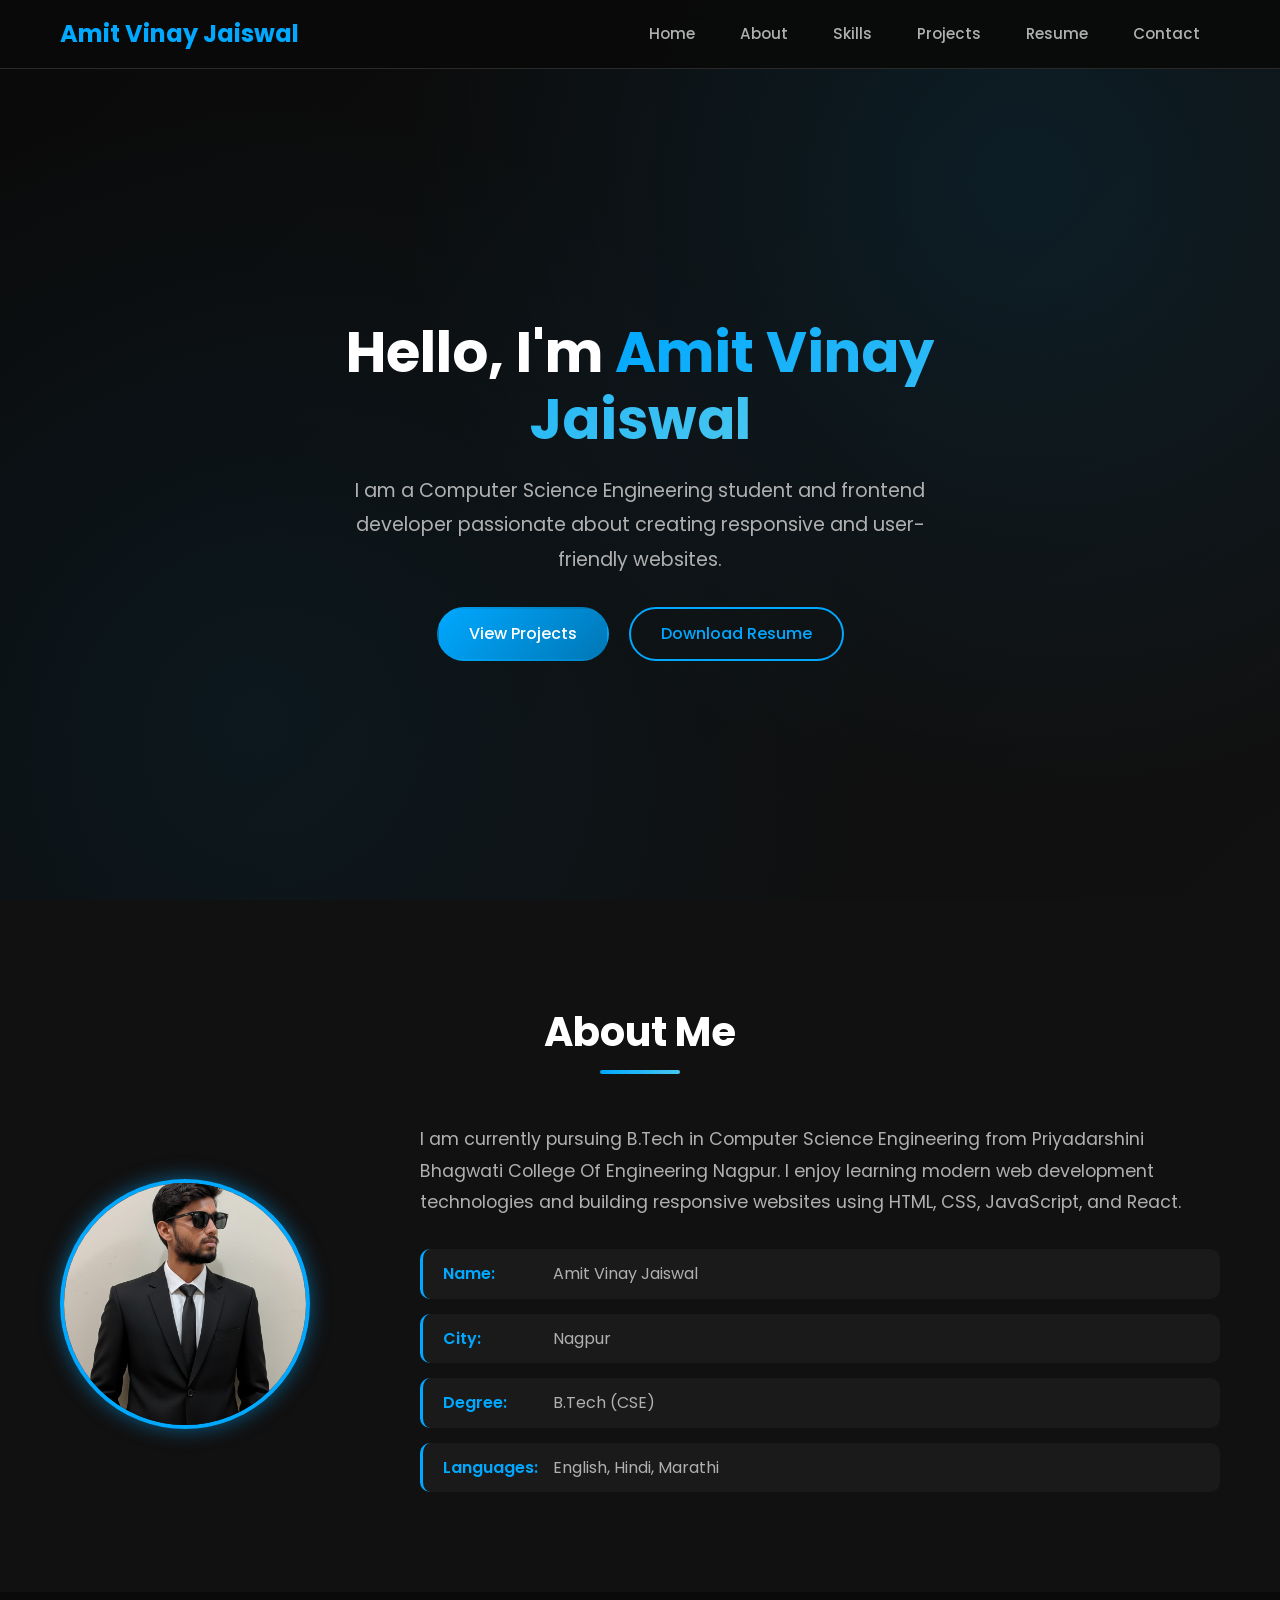
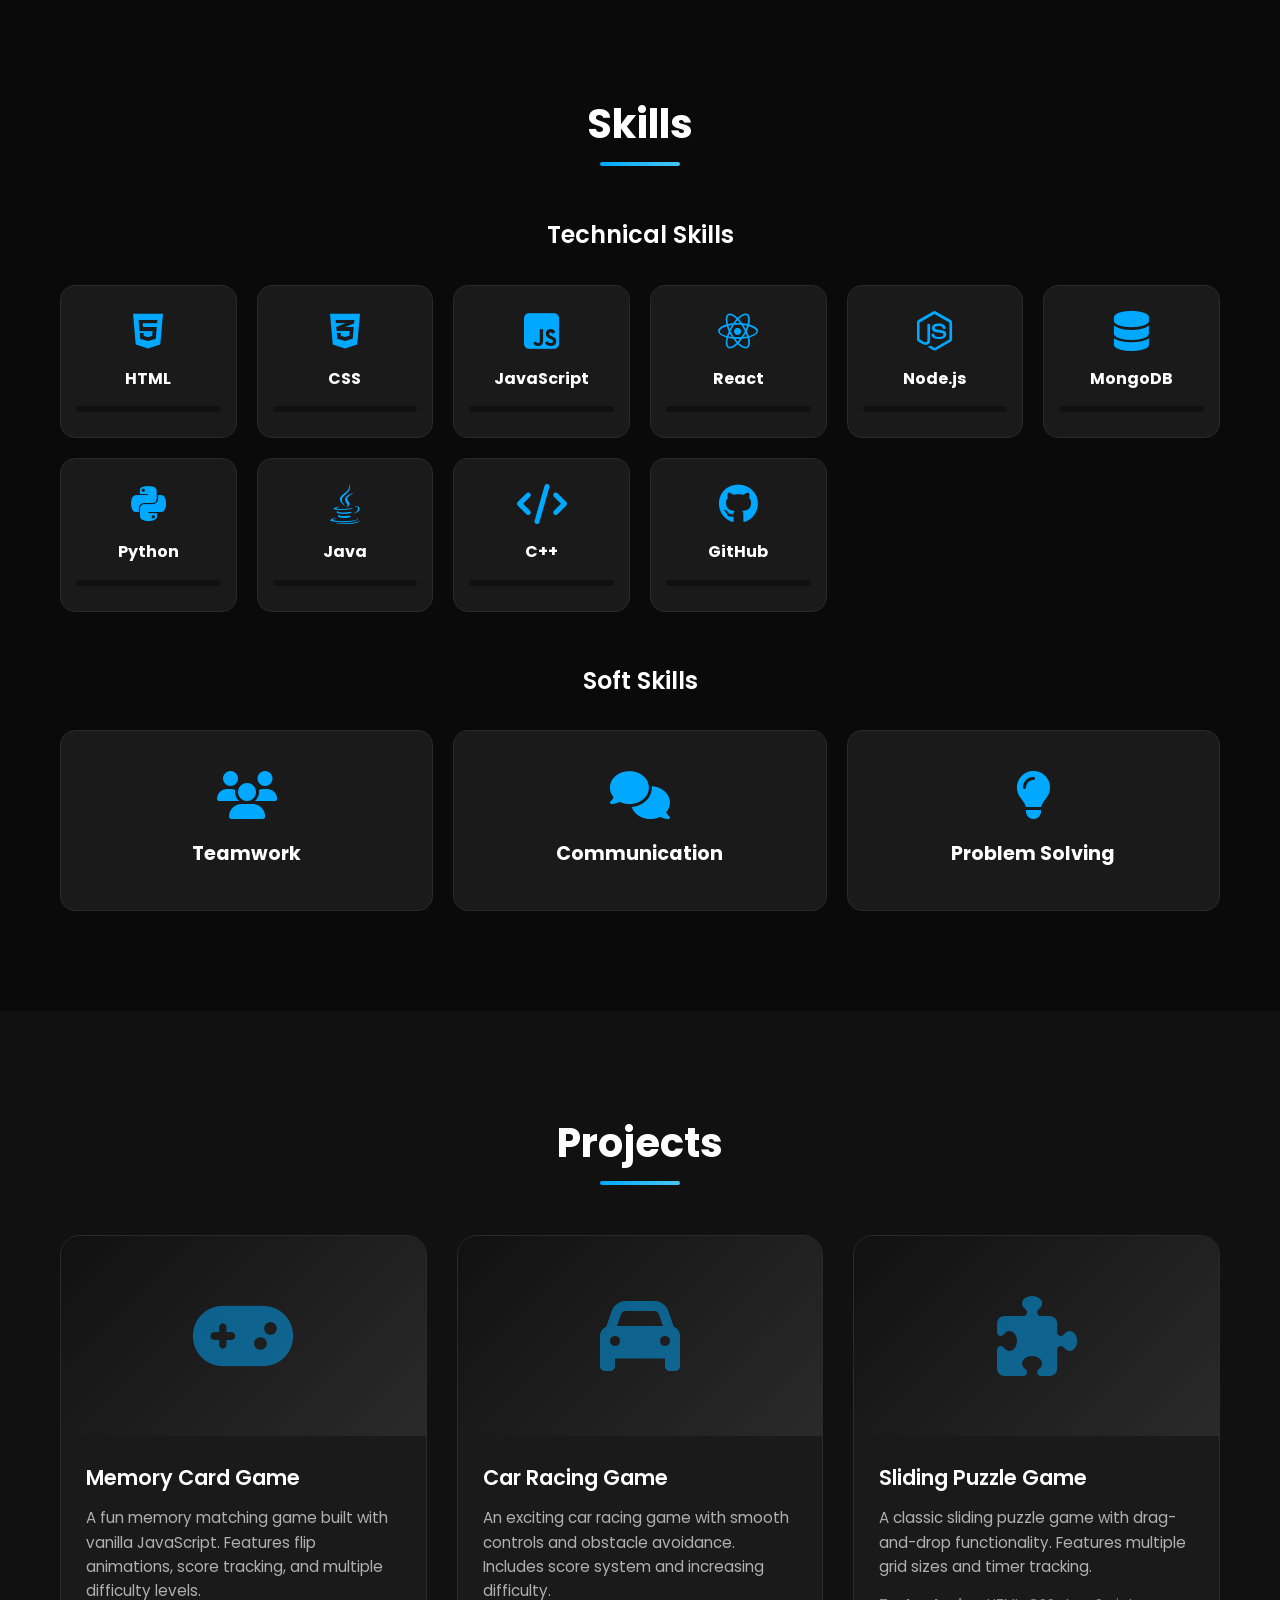
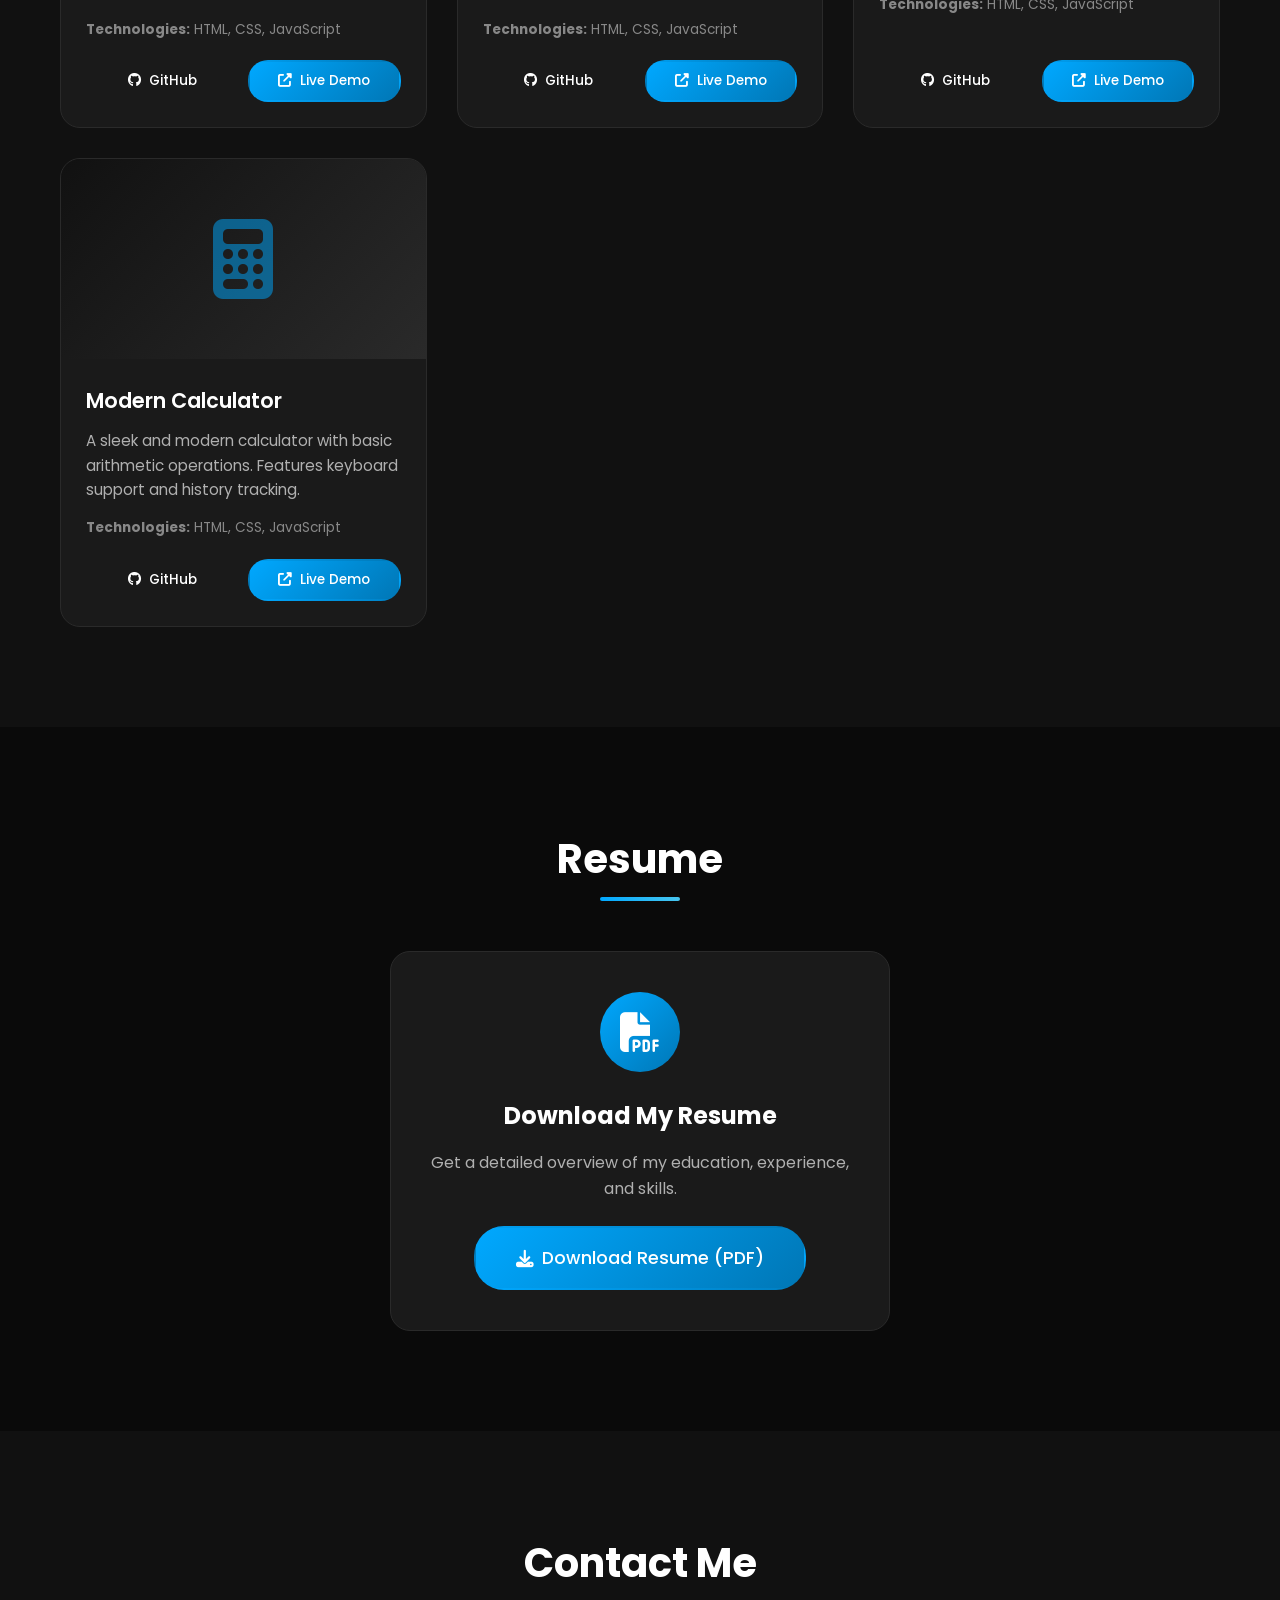
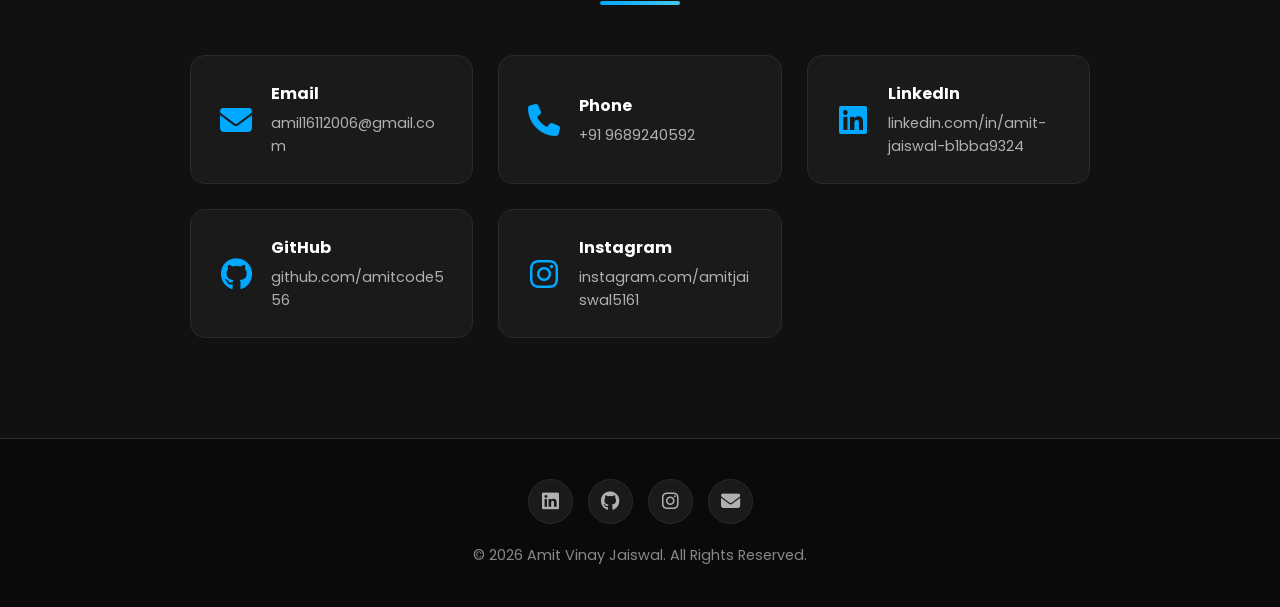
<file: index.html>
<!DOCTYPE html>
<html lang="en">
<head>
  <meta charset="UTF-8">
  <meta name="viewport" content="width=device-width, initial-scale=1.0">
  <title>Amit Vinay Jaiswal | Portfolio</title>
  <link rel="icon" href="favicon.ico">
  <link href="https://fonts.googleapis.com/css2?family=Poppins:wght@300;400;500;600;700&display=swap" rel="stylesheet">
 <link rel="stylesheet" href="style.css">
  <link rel="stylesheet" href="https://cdnjs.cloudflare.com/ajax/libs/font-awesome/6.4.0/css/all.min.css">
</head>
<body>
  <!-- Header Section -->
  <header class="header" id="home">
    <nav class="navbar">
      <div class="nav-container">
        <a href="#home" class="logo">Amit Vinay Jaiswal</a>
        <button class="nav-toggle" id="navToggle" aria-label="Toggle navigation">
          <span class="hamburger"></span>
        </button>
        <ul class="nav-menu" id="navMenu">
          <li><a href="#home" class="nav-link">Home</a></li>
          <li><a href="#about" class="nav-link">About</a></li>
          <li><a href="#skills" class="nav-link">Skills</a></li>
          <li><a href="#projects" class="nav-link">Projects</a></li>
          <li><a href="#resume" class="nav-link">Resume</a></li>
          <li><a href="#contact" class="nav-link">Contact</a></li>
        </ul>
      </div>
    </nav>
  </header>

  <!-- Hero Section -->
  <section class="hero" id="hero">
    <div class="hero-content">
      <h1 class="hero-title">Hello, I'm <span class="highlight">Amit Vinay Jaiswal</span></h1>
      <p class="hero-description">
        I am a Computer Science Engineering student and frontend developer passionate about
        creating responsive and user-friendly websites.
      </p>
      <div class="hero-buttons">
        <a href="#projects" class="btn btn-primary">View Projects</a>
        <a href="#resume" class="btn btn-secondary">Download Resume</a>
      </div>
    </div>
  </section>

  <!-- About Section -->
  <section class="about section" id="about">
    <div class="container">
      <h2 class="section-title">About Me</h2>
      <div class="about-content">
        <div class="about-image">
          <img src="yourphoto.jpg.jpeg" alt="Amit Vinay Jaisw
          al" class="profile-img">
        </div>
        <div class="about-info">
          <p class="about-bio">
            I am currently pursuing B.Tech in Computer Science Engineering from
            Priyadarshini Bhagwati College Of Engineering Nagpur. I enjoy learning
            modern web development technologies and building responsive websites using
            HTML, CSS, JavaScript, and React.
          </p>
          <div class="personal-details">
            <div class="detail-item">
              <span class="detail-label">Name:</span>
              <span class="detail-value">Amit Vinay Jaiswal</span>
            </div>
            <div class="detail-item">
              <span class="detail-label">City:</span>
              <span class="detail-value">Nagpur</span>
            </div>
            <div class="detail-item">
              <span class="detail-label">Degree:</span>
              <span class="detail-value">B.Tech (CSE)</span>
            </div>
            <div class="detail-item">
              <span class="detail-label">Languages:</span>
              <span class="detail-value">English, Hindi, Marathi</span>
            </div>
          </div>
        </div>
      </div>
    </div>
  </section>

  <!-- Skills Section -->
  <section class="skills section" id="skills">
    <div class="container">
      <h2 class="section-title">Skills</h2>
      <div class="skills-container">
        <!-- Technical Skills -->
        <div class="skills-category">
          <h3 class="category-title">Technical Skills</h3>
          <div class="skills-grid">
            <div class="skill-card">
              <i class="fab fa-html5"></i>
              <h4>HTML</h4>
              <div class="skill-bar"><div class="skill-progress" data-progress="90"></div></div>
            </div>
            <div class="skill-card">
              <i class="fab fa-css3-alt"></i>
              <h4>CSS</h4>
              <div class="skill-bar"><div class="skill-progress" data-progress="85"></div></div>
            </div>
            <div class="skill-card">
              <i class="fab fa-js-square"></i>
              <h4>JavaScript</h4>
              <div class="skill-bar"><div class="skill-progress" data-progress="75"></div></div>
            </div>
            <div class="skill-card">
              <i class="fab fa-react"></i>
              <h4>React</h4>
              <div class="skill-bar"><div class="skill-progress" data-progress="70"></div></div>
            </div>
            <div class="skill-card">
              <i class="fab fa-node-js"></i>
              <h4>Node.js</h4>
              <div class="skill-bar"><div class="skill-progress" data-progress="65"></div></div>
            </div>
            <div class="skill-card">
              <i class="fas fa-database"></i>
              <h4>MongoDB</h4>
              <div class="skill-bar"><div class="skill-progress" data-progress="60"></div></div>
            </div>
            <div class="skill-card">
              <i class="fab fa-python"></i>
              <h4>Python</h4>
              <div class="skill-bar"><div class="skill-progress" data-progress="70"></div></div>
            </div>
            <div class="skill-card">
              <i class="fab fa-java"></i>
              <h4>Java</h4>
              <div class="skill-bar"><div class="skill-progress" data-progress="65"></div></div>
            </div>
            <div class="skill-card">
              <i class="fas fa-code"></i>
              <h4>C++</h4>
              <div class="skill-bar"><div class="skill-progress" data-progress="70"></div></div>
            </div>
            <div class="skill-card">
              <i class="fab fa-github"></i>
              <h4>GitHub</h4>
              <div class="skill-bar"><div class="skill-progress" data-progress="80"></div></div>
            </div>
          </div>
        </div>
        <!-- Soft Skills -->
        <div class="skills-category">
          <h3 class="category-title">Soft Skills</h3>
          <div class="soft-skills-grid">
            <div class="soft-skill-card">
              <i class="fas fa-users"></i>
              <h4>Teamwork</h4>
            </div>
            <div class="soft-skill-card">
              <i class="fas fa-comments"></i>
              <h4>Communication</h4>
            </div>
            <div class="soft-skill-card">
              <i class="fas fa-lightbulb"></i>
              <h4>Problem Solving</h4>
            </div>
          </div>
        </div>
      </div>
    </div>
  </section>

  <!-- Projects Section -->
  <section class="projects section" id="projects">
    <div class="container">
      <h2 class="section-title">Projects</h2>
      <div class="projects-grid">
        <!-- Project 1 -->
        <div class="project-card">
          <div class="project-image">
            <i class="fas fa-gamepad"></i>
          </div>
          <div class="project-info">
            <h3 class="project-title">Memory Card Game</h3>
            <p class="project-description">
              A fun memory matching game built with vanilla JavaScript.
              Features flip animations, score tracking, and multiple difficulty levels.
            </p>
            <p class="project-tech"><strong>Technologies:</strong> HTML, CSS, JavaScript</p>
            <div class="project-buttons">
              <a href="https://github.com/amitjaiswal/memory-game" target="_blank" rel="noopener noreferrer" class="btn btn-small"><i class="fab fa-github"></i> GitHub</a>
              <a href="#" target="_blank" rel="noopener noreferrer" class="btn btn-small btn-primary"><i class="fas fa-external-link-alt"></i> Live Demo</a>
            </div>
          </div>
        </div>

        <!-- Project 2 -->
        <div class="project-card">
          <div class="project-image">
            <i class="fas fa-car"></i>
          </div>
          <div class="project-info">
            <h3 class="project-title">Car Racing Game</h3>
            <p class="project-description">
              An exciting car racing game with smooth controls and obstacle avoidance.
              Includes score system and increasing difficulty.
            </p>
            <p class="project-tech"><strong>Technologies:</strong> HTML, CSS, JavaScript</p>
            <div class="project-buttons">
              <a href="https://github.com/amitjaiswal/car-racing" target="_blank" rel="noopener noreferrer" class="btn btn-small"><i class="fab fa-github"></i> GitHub</a>
              <a href="#" target="_blank" rel="noopener noreferrer" class="btn btn-small btn-primary"><i class="fas fa-external-link-alt"></i> Live Demo</a>
            </div>
          </div>
        </div>

        <!-- Project 3 -->
        <div class="project-card">
          <div class="project-image">
            <i class="fas fa-puzzle-piece"></i>
          </div>
          <div class="project-info">
            <h3 class="project-title">Sliding Puzzle Game</h3>
            <p class="project-description">
              A classic sliding puzzle game with drag-and-drop functionality.
              Features multiple grid sizes and timer tracking.
            </p>
            <p class="project-tech"><strong>Technologies:</strong> HTML, CSS, JavaScript</p>
            <div class="project-buttons">
              <a href="https://github.com/amitjaiswal/sliding-puzzle" target="_blank" rel="noopener noreferrer" class="btn btn-small"><i class="fab fa-github"></i> GitHub</a>
              <a href="#" target="_blank" rel="noopener noreferrer" class="btn btn-small btn-primary"><i class="fas fa-external-link-alt"></i> Live Demo</a>
            </div>
          </div>
        </div>

        <!-- Project 4 -->
        <div class="project-card">
          <div class="project-image">
            <i class="fas fa-calculator"></i>
          </div>
          <div class="project-info">
            <h3 class="project-title">Modern Calculator</h3>
            <p class="project-description">
              A sleek and modern calculator with basic arithmetic operations.
              Features keyboard support and history tracking.
            </p>
            <p class="project-tech"><strong>Technologies:</strong> HTML, CSS, JavaScript</p>
            <div class="project-buttons">
              <a href="https://github.com/amitjaiswal/calculator" target="_blank" rel="noopener noreferrer" class="btn btn-small"><i class="fab fa-github"></i> GitHub</a>
              <a href="#" target="_blank" rel="noopener noreferrer" class="btn btn-small btn-primary"><i class="fas fa-external-link-alt"></i> Live Demo</a>
            </div>
          </div>
        </div>
      </div>
    </div>
  </section>

  <!-- Resume Section -->
  <section class="resume section" id="resume">
    <div class="container">
      <h2 class="section-title">Resume</h2>
      <div class="resume-content">
        <div class="resume-icon">
          <i class="fas fa-file-pdf"></i>
        </div>
        <h3>Download My Resume</h3>
        <p>Get a detailed overview of my education, experience, and skills.</p>
        <a href="resume.pdf" class="btn btn-primary btn-large" download>
          <i class="fas fa-download"></i> Download Resume (PDF)
        </a>
      </div>
    </div>
  </section>

  <!-- Contact Section -->
  <section class="contact section" id="contact">
    <div class="container">
      <h2 class="section-title">Contact Me</h2>
      <div class="contact-content">
        <div class="contact-info">
          <div class="contact-item">
            <i class="fas fa-envelope"></i>
            <div>
              <h4>Email</h4>
              <a href="mailto:amil16112006@gmail.com" target="_blank" rel="noopener noreferrer">amil16112006@gmail.com</a>
            </div>
          </div>
          <div class="contact-item">
            <i class="fas fa-phone"></i>
            <div>
              <h4>Phone</h4>
              <a href="tel:+919689240592">+91 9689240592</a>
            </div>
          </div>
          <div class="contact-item">
            <i class="fab fa-linkedin"></i>
            <div>
              <h4>LinkedIn</h4>
              <a href="https://linkedin.com/in/amit-jaiswal-b1bba9324/" target="_blank" rel="noopener noreferrer">linkedin.com/in/amit-jaiswal-b1bba9324</a>
            </div>
          </div>
          <div class="contact-item">
            <i class="fab fa-github"></i>
            <div>
              <h4>GitHub</h4>
              <a href="https://github.com/amitcode556" target="_blank" rel="noopener noreferrer">github.com/amitcode556</a>
            </div>
          </div>
          <div class="contact-item">
            <i class="fab fa-instagram"></i>
            <div>
              <h4>Instagram</h4>
              <a href="https://instagram.com/amitjaiswal5161" target="_blank" rel="noopener noreferrer">instagram.com/amitjaiswal5161</a>
            </div>
          </div>
        </div>
      </div>
    </div>
  </section>

  <!-- Footer Section -->
  <footer class="footer">
    <div class="container">
      <div class="footer-content">
        <div class="footer-social">
          <a href="https://www.linkedin.com/in/amit-jaiswal-b1bba9324/" target="_blank" rel="noopener noreferrer" aria-label="LinkedIn"><i class="fab fa-linkedin"></i></a>
          <a href="https://github.com/amitcode556" target="_blank" rel="noopener noreferrer" aria-label="GitHub"><i class="fab fa-github"></i></a>
          <a href="https://instagram.com/amitjaiswal5161" target="_blank" rel="noopener noreferrer" aria-label="Instagram"><i class="fab fa-instagram"></i></a>
          <a href="mailto:amil16112006@gmail.com" aria-label="Email"><i class="fas fa-envelope"></i></a>
        </div>
        <p class="copyright">&copy; 2026 Amit Vinay Jaiswal. All Rights Reserved.</p>
      </div>
    </div>
  </footer>

  <!-- Back to Top Button -->
  <button class="back-to-top" id="backToTop" aria-label="Back to top">
    <i class="fas fa-arrow-up"></i>
  </button>

 <script src="main.js"></script>
</body>
</html>
</file>
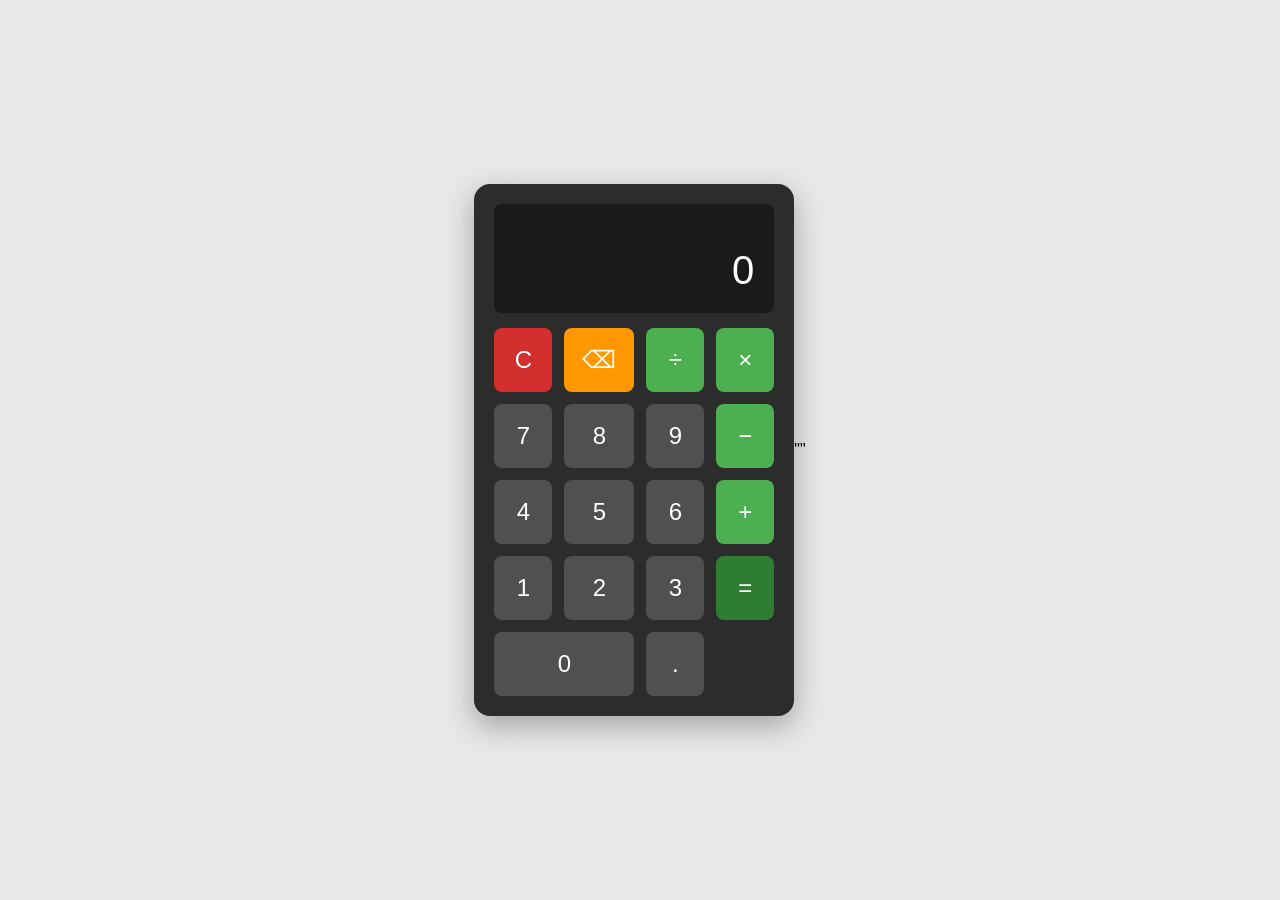
<file: Calculator/index.html>
<!doctype html>
<html lang="en">
  <head>
    <meta charset="UTF-8" />
    <meta name="viewport" content="width=device-width, initial-scale=1.0" />
    <title>Calculator</title>
    <link rel="stylesheet" href="style.css" />
  </head>
  <body>
    <div class="calculator">
      <div class="display">
        <div class="previous-operand" id="previousOperand"></div>
        <div class="current-operand" id="currentOperand">0</div>
      </div>
      <div class="buttons">
        <button class="btn clear" data-action="clear">C</button>
        <button class="btn backspace" data-action="backspace">⌫</button>
        <button class="btn operator" data-operator="/">÷</button>
        <button class="btn operator" data-operator="*">×</button>
        <button class="btn digit" data-digit="7">7</button>
        <button class="btn digit" data-digit="8">8</button>
        <button class="btn digit" data-digit="9">9</button>
        <button class="btn operator" data-operator="-">−</button>
        <button class="btn digit" data-digit="4">4</button>
        <button class="btn digit" data-digit="5">5</button>
        <button class="btn digit" data-digit="6">6</button>
        <button class="btn operator" data-operator="+">+</button>
        <button class="btn digit" data-digit="1">1</button>
        <button class="btn digit" data-digit="2">2</button>
        <button class="btn digit" data-digit="3">3</button>
        <button class="btn equals" data-action="equals">=</button>
        <button class="btn digit zero" data-digit="0">0</button>
        <button class="btn decimal" data-action="decimal">.</button>
      </div>
    </div>
    <script src="script.js"></script>
  </body>
</html>
""
</file>
<file: style.css>
/* ===== ROOT VARIABLES ===== */
:root {
  --primary-color: #00a8ff;
  --primary-dark: #0077b6;
  --primary-light: #48c6ef;
  --bg-dark: #0a0a0a;
  --bg-secondary: #111111;
  --bg-card: #1a1a1a;
  --text-light: #ffffff;
  --text-gray: #b0b0b0;
  --text-muted: #888888;
  --border-color: #2a2a2a;
  --shadow: 0 4px 20px rgba(0, 168, 255, 0.1);
  --shadow-hover: 0 8px 30px rgba(0, 168, 255, 0.2);
  --transition: all 0.3s ease;
  --font-family: 'Poppins', sans-serif;
}

/* ===== RESET & BASE ===== */
* {
  margin: 0;
  padding: 0;
  box-sizing: border-box;
}

html {
  scroll-behavior: smooth;
}

body {
  font-family: var(--font-family);
  background-color: var(--bg-dark);
  color: var(--text-light);
  line-height: 1.6;
  overflow-x: hidden;
}

a {
  text-decoration: none;
  color: inherit;
  transition: var(--transition);
  overflow-wrap: break-word;
  word-wrap: break-word;
  word-break: break-word;
}

ul {
  list-style: none;
}

/* ===== UTILITY CLASSES ===== */
.container {
  max-width: 1200px;
  margin: 0 auto;
  padding: 0 20px;
  width: 100%;
  box-sizing: border-box;
}

.section {
  padding: 100px 0;
}

.section-title {
  text-align: center;
  font-size: 2.5rem;
  font-weight: 700;
  margin-bottom: 60px;
  position: relative;
  color: var(--text-light);
}

.section-title::after {
  content: '';
  position: absolute;
  bottom: -10px;
  left: 50%;
  transform: translateX(-50%);
  width: 80px;
  height: 4px;
  background: linear-gradient(90deg, var(--primary-color), var(--primary-light));
  border-radius: 2px;
}

/* ===== BUTTONS ===== */
.btn {
  display: inline-flex;
  align-items: center;
  justify-content: center;
  gap: 8px;
  padding: 12px 30px;
  border-radius: 30px;
  font-size: 1rem;
  font-weight: 500;
  cursor: pointer;
  border: 2px solid transparent;
  transition: var(--transition);
  text-decoration: none;
  white-space: nowrap;
}

.btn-primary {
  background: linear-gradient(135deg, var(--primary-color), var(--primary-dark));
  color: var(--text-light);
}

.btn-primary:hover {
  transform: translateY(-3px);
  box-shadow: var(--shadow-hover);
}

.btn-secondary {
  background: transparent;
  border-color: var(--primary-color);
  color: var(--primary-color);
}

.btn-secondary:hover {
  background: var(--primary-color);
  color: var(--text-light);
}

.btn-small {
  padding: 8px 16px;
  font-size: 0.85rem;
  border-radius: 20px;
  flex-shrink: 0;
}

.btn-large {
  padding: 16px 40px;
  font-size: 1.1rem;
}

/* ===== HEADER ===== */
.header {
  position: fixed;
  top: 0;
  left: 0;
  right: 0;
  z-index: 1000;
  background: rgba(10, 10, 10, 0.95);
  backdrop-filter: blur(10px);
  padding: 15px 0;
  border-bottom: 1px solid var(--border-color);
}

.navbar {
  display: flex;
  justify-content: space-between;
  align-items: center;
}

.nav-container {
  display: flex;
  justify-content: space-between;
  align-items: center;
  max-width: 1200px;
  margin: 0 auto;
  padding: 0 20px;
  width: 100%;
}

.logo {
  font-size: 1.5rem;
  font-weight: 700;
  color: var(--primary-color);
  text-decoration: none;
}

.logo:hover {
  color: var(--primary-light);
}

.nav-menu {
  display: flex;
  gap: 5px;
}

.nav-link {
  padding: 10px 20px;
  font-size: 0.95rem;
  font-weight: 500;
  color: var(--text-gray);
  border-radius: 25px;
  transition: var(--transition);
  text-decoration: none;
}

.nav-link:hover {
  color: var(--text-light);
  background: rgba(0, 168, 255, 0.1);
}

.nav-toggle {
  display: none;
  background: none;
  border: none;
  cursor: pointer;
  padding: 10px;
}

.hamburger {
  display: block;
  width: 25px;
  height: 3px;
  background-color: var(--text-light);
  position: relative;
  transition: var(--transition);
}

.hamburger::before,
.hamburger::after {
  content: '';
  position: absolute;
  width: 25px;
  height: 3px;
  background-color: var(--text-light);
  transition: var(--transition);
}

.hamburger::before {
  top: -8px;
}

.hamburger::after {
  top: 8px;
}

.nav-toggle.active .hamburger {
  background-color: transparent;
}

.nav-toggle.active .hamburger::before {
  top: 0;
  transform: rotate(45deg);
}

.nav-toggle.active .hamburger::after {
  top: 0;
  transform: rotate(-45deg);
}

.tagline {
  text-align: center;
  color: var(--primary-color);
  font-size: 0.9rem;
  font-weight: 500;
  letter-spacing: 2px;
  text-transform: uppercase;
  margin-top: 60px;
  display: none;
}

/* ===== HERO SECTION ===== */
.hero {
  min-height: 100vh;
  display: flex;
  align-items: center;
  justify-content: center;
  padding-top: 80px;
  background: linear-gradient(135deg, var(--bg-dark) 0%, var(--bg-secondary) 100%);
  position: relative;
  overflow: hidden;
}

.hero::before {
  content: '';
  position: absolute;
  top: 0;
  left: 0;
  right: 0;
  bottom: 0;
  background: radial-gradient(circle at 80% 20%, rgba(0, 168, 255, 0.1) 0%, transparent 50%),
              radial-gradient(circle at 20% 80%, rgba(0, 119, 182, 0.1) 0%, transparent 50%);
  pointer-events: none;
}

.hero-content {
  text-align: center;
  z-index: 1;
  padding: 0 20px;
  max-width: 800px;
  width: 100%;
}

.hero-title {
  font-size: clamp(2rem, 5vw, 3.5rem);
  font-weight: 700;
  line-height: 1.2;
  margin-bottom: 20px;
}

.highlight {
  background: linear-gradient(135deg, var(--primary-color), var(--primary-light));
  -webkit-background-clip: text;
  -webkit-text-fill-color: transparent;
  background-clip: text;
}

.hero-description {
  font-size: clamp(1rem, 2vw, 1.2rem);
  color: var(--text-gray);
  max-width: 600px;
  margin: 0 auto 30px;
  line-height: 1.8;
  padding: 0 10px;
}

.hero-buttons {
  display: flex;
  gap: 20px;
  justify-content: center;
  flex-wrap: wrap;
}

/* ===== ABOUT SECTION ===== */
.about {
  background-color: var(--bg-secondary);
}

.about-content {
  display: grid;
  grid-template-columns: minmax(200px, 300px) 1fr;
  gap: 60px;
  align-items: center;
  max-width: 100%;
}
.profile-img{
    width: 250px;
    height: 250px;
    border-radius: 50%;
    object-fit: cover;
    border: 4px solid #00a8ff;
    box-shadow: 0 0 20px rgba(0,168,255,0.5);
}
}

.profile-placeholder {
  width: 250px;
  height: 250px;
  max-width: 100%;
  border-radius: 50%;
  background: linear-gradient(135deg, var(--bg-card), var(--border-color));
  display: flex;
  align-items: center;
  justify-content: center;
  border: 4px solid var(--primary-color);
  box-shadow: var(--shadow-hover);
  flex-shrink: 0;
}

.profile-placeholder i {
  font-size: 6rem;
  color: var(--text-muted);
}

.about-bio {
  font-size: 1.1rem;
  line-height: 1.8;
  color: var(--text-gray);
  margin-bottom: 30px;
}

.personal-details {
  display: grid;
  gap: 15px;
}

.detail-item {
  display: flex;
  flex-wrap: wrap;
  gap: 10px;
  padding: 12px 20px;
  background: var(--bg-card);
  border-radius: 10px;
  border-left: 3px solid var(--primary-color);
}

.detail-label {
  font-weight: 600;
  color: var(--primary-color);
  min-width: 100px;
}

.detail-value {
  color: var(--text-gray);
  flex: 1;
}

/* ===== SKILLS SECTION ===== */
.skills-container {
  display: flex;
  flex-direction: column;
  gap: 50px;
}

.category-title {
  font-size: 1.5rem;
  font-weight: 600;
  margin-bottom: 30px;
  color: var(--text-light);
  text-align: center;
}

.skills-grid {
  display: grid;
  grid-template-columns: repeat(auto-fit, minmax(150px, 1fr));
  gap: 20px;
}

.skill-card {
  background: var(--bg-card);
  padding: 25px 15px;
  border-radius: 15px;
  text-align: center;
  transition: var(--transition);
  border: 1px solid var(--border-color);
  min-width: 0;
}

.skill-card:hover {
  transform: translateY(-5px);
  border-color: var(--primary-color);
  box-shadow: var(--shadow);
}

.skill-card i {
  font-size: 2.5rem;
  color: var(--primary-color);
  margin-bottom: 15px;
}

.skill-card h4 {
  font-size: 1rem;
  margin-bottom: 15px;
  color: var(--text-light);
}

.skill-bar {
  height: 6px;
  background: var(--bg-secondary);
  border-radius: 3px;
  overflow: hidden;
}

.skill-progress {
  height: 100%;
  background: linear-gradient(90deg, var(--primary-color), var(--primary-light));
  border-radius: 3px;
  width: 0;
  transition: width 1s ease-out;
}

.soft-skills-grid {
  display: grid;
  grid-template-columns: repeat(auto-fit, minmax(200px, 1fr));
  gap: 20px;
}

.soft-skill-card {
  background: var(--bg-card);
  padding: 40px 30px;
  border-radius: 15px;
  text-align: center;
  transition: var(--transition);
  border: 1px solid var(--border-color);
  min-width: 0;
}

.soft-skill-card:hover {
  transform: translateY(-5px);
  border-color: var(--primary-color);
  box-shadow: var(--shadow);
}

.soft-skill-card i {
  font-size: 3rem;
  color: var(--primary-color);
  margin-bottom: 20px;
}

.soft-skill-card h4 {
  font-size: 1.2rem;
  color: var(--text-light);
}

/* ===== PROJECTS SECTION ===== */
.projects {
  background-color: var(--bg-secondary);
}

.projects-grid {
  display: grid;
  grid-template-columns: repeat(auto-fit, minmax(280px, 1fr));
  gap: 30px;
}

.project-card {
  background: var(--bg-card);
  border-radius: 20px;
  overflow: hidden;
  transition: var(--transition);
  border: 1px solid var(--border-color);
  min-width: 0;
  display: flex;
  flex-direction: column;
}

.project-card:hover {
  transform: translateY(-10px);
  border-color: var(--primary-color);
  box-shadow: var(--shadow-hover);
}

.project-image {
  height: 200px;
  background: linear-gradient(135deg, var(--bg-secondary), var(--border-color));
  display: flex;
  align-items: center;
  justify-content: center;
  flex-shrink: 0;
}

.project-image i {
  font-size: 5rem;
  color: var(--primary-color);
  opacity: 0.5;
}

.project-info {
  padding: 25px;
  display: flex;
  flex-direction: column;
  flex: 1;
}

.project-title {
  font-size: 1.3rem;
  font-weight: 600;
  margin-bottom: 12px;
  color: var(--text-light);
}

.project-description {
  color: var(--text-gray);
  font-size: 0.95rem;
  line-height: 1.6;
  margin-bottom: 15px;
}

.project-tech {
  color: var(--text-muted);
  font-size: 0.85rem;
  margin-bottom: 20px;
  overflow-wrap: break-word;
  word-wrap: break-word;
}

.project-buttons {
  display: flex;
  gap: 10px;
  flex-wrap: wrap;
  margin-top: auto;
}

.project-buttons .btn {
  flex: 1;
  min-width: 120px;
}

/* ===== RESUME SECTION ===== */
.resume-content {
  text-align: center;
  padding: 40px 20px;
  background: var(--bg-card);
  border-radius: 20px;
  max-width: 500px;
  margin: 0 auto;
  border: 1px solid var(--border-color);
}

.resume-icon {
  width: 80px;
  height: 80px;
  border-radius: 50%;
  background: linear-gradient(135deg, var(--primary-color), var(--primary-dark));
  display: flex;
  align-items: center;
  justify-content: center;
  margin: 0 auto 25px;
}

.resume-icon i {
  font-size: 2.5rem;
  color: var(--text-light);
}

.resume-content h3 {
  font-size: 1.5rem;
  margin-bottom: 15px;
  color: var(--text-light);
}

.resume-content p {
  color: var(--text-gray);
  margin-bottom: 25px;
  padding: 0 10px;
}

/* ===== CONTACT SECTION ===== */
.contact {
  background-color: var(--bg-secondary);
}

.contact-content {
  max-width: 900px;
  margin: 0 auto;
}

.contact-info {
  display: grid;
  grid-template-columns: repeat(auto-fit, minmax(280px, 1fr));
  gap: 25px;
}

.contact-item {
  display: flex;
  align-items: center;
  gap: 15px;
  padding: 25px;
  background: var(--bg-card);
  border-radius: 15px;
  border: 1px solid var(--border-color);
  transition: var(--transition);
  min-width: 0;
}

.contact-item:hover {
  border-color: var(--primary-color);
  transform: translateY(-3px);
  box-shadow: var(--shadow);
}

.contact-item i {
  font-size: 2rem;
  color: var(--primary-color);
  min-width: 40px;
  text-align: center;
  flex-shrink: 0;
}

.contact-item div {
  flex: 1;
  min-width: 0;
}

.contact-item h4 {
  font-size: 1rem;
  color: var(--text-light);
  margin-bottom: 5px;
}

.contact-item a {
  color: var(--text-gray);
  font-size: 0.9rem;
  display: block;
  overflow-wrap: break-word;
  word-wrap: break-word;
  word-break: break-word;
  text-decoration: none;
}

.contact-item a:hover {
  color: var(--primary-color);
}

/* ===== FOOTER ===== */
.footer {
  background: var(--bg-dark);
  padding: 40px 20px;
  border-top: 1px solid var(--border-color);
}

.footer-content {
  text-align: center;
}

.footer-social {
  display: flex;
  justify-content: center;
  align-items: center;
  gap: 15px;
  margin-bottom: 20px;
  flex-wrap: wrap;
}

.footer-social a {
  width: 45px;
  height: 45px;
  border-radius: 50%;
  background: var(--bg-card);
  display: flex;
  align-items: center;
  justify-content: center;
  font-size: 1.2rem;
  color: var(--text-gray);
  transition: var(--transition);
  border: 1px solid var(--border-color);
  text-decoration: none;
  flex-shrink: 0;
}

.footer-social a:hover {
  background: var(--primary-color);
  color: var(--text-light);
  transform: translateY(-5px);
  box-shadow: var(--shadow);
}

.copyright {
  color: var(--text-muted);
  font-size: 0.9rem;
}

/* ===== BACK TO TOP BUTTON ===== */
.back-to-top {
  position: fixed;
  bottom: 30px;
  right: 30px;
  width: 50px;
  height: 50px;
  border-radius: 50%;
  background: linear-gradient(135deg, var(--primary-color), var(--primary-dark));
  border: none;
  cursor: pointer;
  display: flex;
  align-items: center;
  justify-content: center;
  opacity: 0;
  visibility: hidden;
  transform: translateY(20px);
  transition: var(--transition);
  z-index: 999;
}

.back-to-top.visible {
  opacity: 1;
  visibility: visible;
  transform: translateY(0);
}

.back-to-top:hover {
  transform: translateY(-5px);
  box-shadow: var(--shadow-hover);
}

.back-to-top i {
  color: var(--text-light);
  font-size: 1.2rem;
}

/* ===== RESPONSIVE DESIGN ===== */
@media (max-width: 992px) {
  .about-content {
    grid-template-columns: 1fr;
    gap: 40px;
    text-align: center;
  }

  .profile-placeholder {
    width: 200px;
    height: 200px;
    margin: 0 auto;
  }

  .profile-placeholder i {
    font-size: 5rem;
  }

  .personal-details {
    max-width: 500px;
    margin: 0 auto;
    text-align: left;
  }
}

@media (max-width: 768px) {
  .nav-toggle {
    display: block;
  }

  .nav-menu {
    position: fixed;
    top: 70px;
    left: 0;
    right: 0;
    background: rgba(10, 10, 10, 0.98);
    flex-direction: column;
    padding: 20px;
    gap: 10px;
    transform: translateY(-150%);
    opacity: 0;
    transition: var(--transition);
    border-bottom: 1px solid var(--border-color);
  }

  .nav-menu.active {
    transform: translateY(0);
    opacity: 1;
  }

  .nav-link {
    display: block;
    padding: 15px 20px;
    text-align: center;
  }

  .section {
    padding: 60px 0;
  }

  .section-title {
    font-size: 1.8rem;
    margin-bottom: 40px;
  }

  .skills-grid {
    grid-template-columns: repeat(2, 1fr);
    gap: 15px;
  }

  .contact-info {
    grid-template-columns: 1fr;
    gap: 15px;
  }

  .contact-item {
    padding: 20px;
  }

  .contact-item i {
    font-size: 1.5rem;
    min-width: 35px;
  }

  .footer-social {
    gap: 12px;
  }

  .footer-social a {
    width: 42px;
    height: 42px;
    font-size: 1.1rem;
  }
}

@media (max-width: 480px) {
  .container {
    padding: 0 15px;
  }

  .logo {
    font-size: 1.2rem;
  }

  .section-title {
    font-size: 1.5rem;
  }

  .hero-buttons {
    flex-direction: column;
    align-items: center;
    gap: 15px;
  }

  .btn {
    padding: 10px 25px;
    font-size: 0.9rem;
    width: 100%;
    max-width: 250px;
  }

  .skills-grid {
    grid-template-columns: 1fr;
  }

  .soft-skills-grid {
    grid-template-columns: 1fr;
  }

  .soft-skill-card {
    padding: 30px 20px;
  }

  .projects-grid {
    grid-template-columns: 1fr;
    gap: 20px;
  }

  .project-info {
    padding: 20px;
  }

  .project-title {
    font-size: 1.1rem;
  }

  .project-buttons {
    flex-direction: column;
  }

  .project-buttons .btn {
    width: 100%;
    max-width: none;
  }

  .resume-content {
    padding: 30px 15px;
    margin: 0 10px;
  }

  .detail-item {
    padding: 10px 15px;
    flex-direction: column;
    gap: 5px;
  }

  .detail-label {
    min-width: auto;
  }

  .back-to-top {
    bottom: 20px;
    right: 20px;
    width: 40px;
    height: 40px;
  }

  .back-to-top i {
    font-size: 1rem;
  }
}
</file>
<file: Calculator/style.css>
* {
  margin: 0;
  padding: 0;
  box-sizing: border-box;
}

body {
  font-family: 'Segoe UI', Tahoma, Geneva, Verdana, sans-serif;
  display: flex;
  justify-content: center;
  align-items: center;
  min-height: 100vh;
  background-color: #e8e8e8;
}

.calculator {
  background-color: #2c2c2c;
  border-radius: 16px;
  padding: 20px;
  box-shadow: 0 10px 30px rgba(0, 0, 0, 0.3);
  max-width: 320px;
  width: 100%;
}

.display {
  background-color: #1a1a1a;
  border-radius: 8px;
  padding: 20px;
  margin-bottom: 15px;
  min-height: 90px;
  display: flex;
  flex-direction: column;
  justify-content: flex-end;
  align-items: flex-end;
}

.previous-operand {
  color: #999;
  font-size: 1rem;
  min-height: 24px;
  word-break: break-all;
  text-align: right;
}

.current-operand {
  color: #ffffff;
  font-size: 2.5rem;
  font-weight: 500;
  word-break: break-all;
  text-align: right;
}

.buttons {
  display: grid;
  grid-template-columns: repeat(4, 1fr);
  gap: 12px;
}

.btn {
  border: none;
  border-radius: 8px;
  padding: 18px;
  font-size: 1.5rem;
  font-weight: 500;
  cursor: pointer;
  transition: all 0.15s ease;
  display: flex;
  justify-content: center;
  align-items: center;
}

.btn:hover {
  transform: translateY(-2px);
  box-shadow: 0 4px 12px rgba(0, 0, 0, 0.2);
}

.btn:active {
  transform: translateY(0);
}

.digit {
  background-color: #505050;
  color: #ffffff;
}

.digit:hover {
  background-color: #606060;
}

.operator {
  background-color: #4CAF50;
  color: #ffffff;
}

.operator:hover {
  background-color: #45a049;
}

.clear {
  background-color: #d32f2f;
  color: #ffffff;
}

.clear:hover {
  background-color: #b71c1c;
}

.backspace {
  background-color: #ff9800;
  color: #ffffff;
}

.backspace:hover {
  background-color: #f57c00;
}

.decimal {
  background-color: #505050;
  color: #ffffff;
}

.decimal:hover {
  background-color: #606060;
}

.equals {
  background-color: #2e7d32;
  color: #ffffff;
}

.equals:hover {
  background-color: #1b5e20;
}

.zero {
  grid-column: span 2;
}

.error {
  color: #ff5252 !important;
}

@media (max-width: 360px) {
  .calculator {
    padding: 15px;
    border-radius: 12px;
    margin: 10px;
  }

  .display {
    padding: 15px;
    min-height: 80px;
  }

  .current-operand {
    font-size: 2rem;
  }

  .buttons {
    gap: 8px;
  }

  .btn {
    padding: 14px;
    font-size: 1.3rem;
  }
}
</file>
